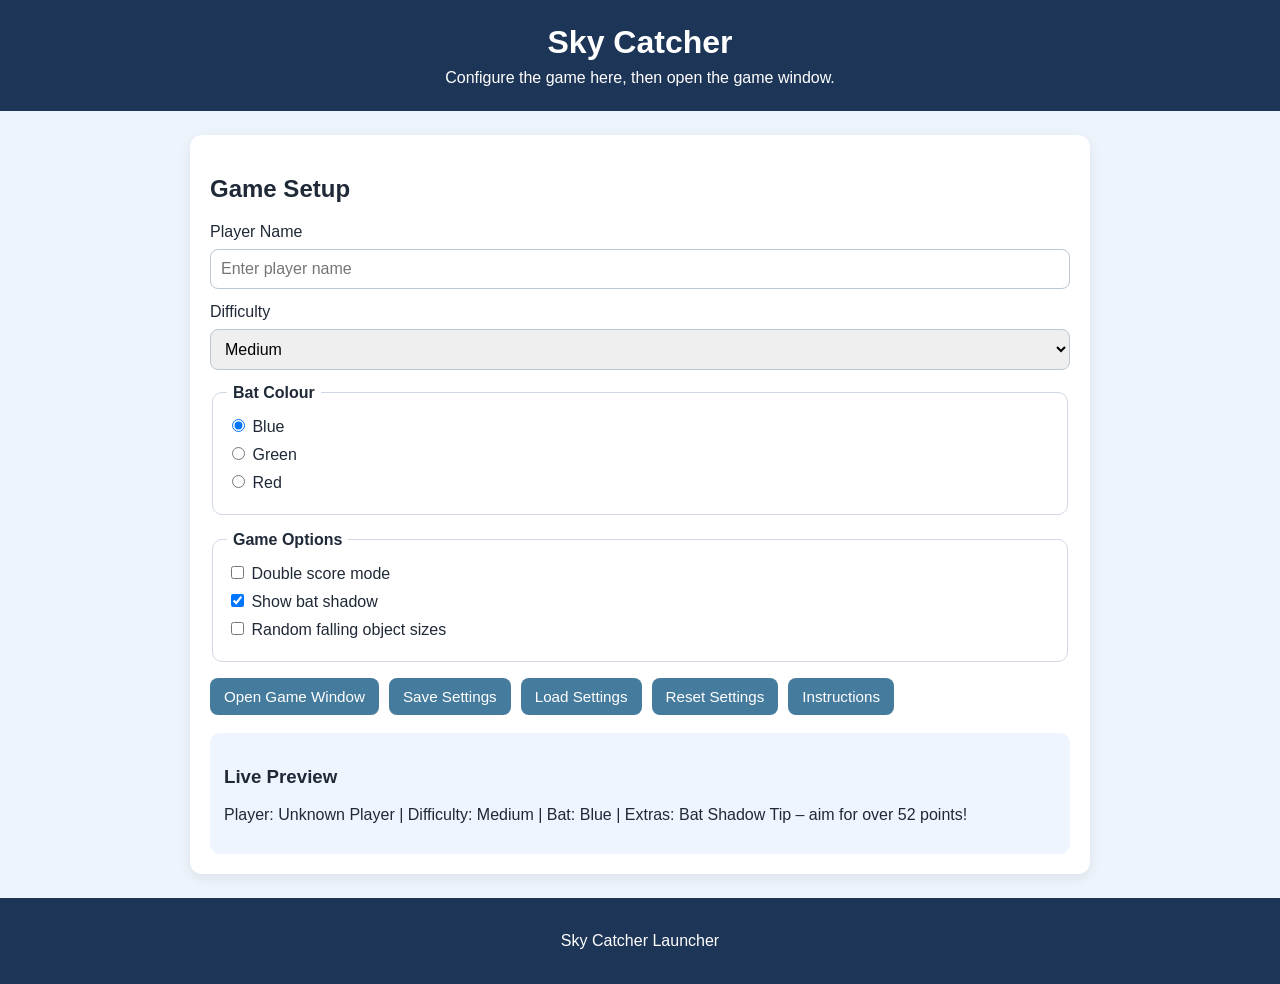
<file: index.html>
<!doctype html>
<html lang="en">
  <head>
    <meta charset="UTF-8" />
    <meta name="viewport" content="width=device-width, initial-scale=1.0" />
    <title>Sky Catcher Launcher</title>
    <link rel="stylesheet" href="styles.css" />
  </head>
  <body>
    <header class="page-header">
      <h1>Sky Catcher</h1>
      <p>Configure the game here, then open the game window.</p>
    </header>

    <main class="container">
      <section class="card">
        <h2>Game Setup</h2>

        <form id="setupForm">
          <div class="form-row">
            <label for="playerName">Player Name</label>
            <input
              type="text"
              id="playerName"
              name="playerName"
              maxlength="20"
              placeholder="Enter player name"
            />
          </div>

          <div class="form-row">
            <label for="difficulty">Difficulty</label>
            <select id="difficulty" name="difficulty">
              <option value="easy">Easy</option>
              <option value="medium" selected>Medium</option>
              <option value="hard">Hard</option>
            </select>
          </div>

          <fieldset>
            <legend>Bat Colour</legend>

            <label class="option-line">
              <input type="radio" name="batColour" value="blue" checked />
              Blue
            </label>

            <label class="option-line">
              <input type="radio" name="batColour" value="green" />
              Green
            </label>

            <label class="option-line">
              <input type="radio" name="batColour" value="red" />
              Red
            </label>
          </fieldset>

          <fieldset>
            <legend>Game Options</legend>

            <label class="option-line">
              <input type="checkbox" id="doubleScore" />
              Double score mode
            </label>

            <label class="option-line">
              <input type="checkbox" id="showShadow" checked />
              Show bat shadow
            </label>

            <label class="option-line">
              <input type="checkbox" id="randomSizes" />
              Random falling object sizes
            </label>
          </fieldset>

          <div class="button-row">
            <button type="button" id="openGameBtn">Open Game Window</button>
            <button type="button" id="saveSettingsBtn">Save Settings</button>
            <button type="button" id="loadSettingsBtn">Load Settings</button>
            <button type="button" id="resetSettingsBtn">Reset Settings</button>
            <button
              type="button"
              onclick="window.location.href = 'instructions.html'"
            >
              Instructions
            </button>
          </div>
        </form>

        <div class="preview-box">
          <h3>Live Preview</h3>
          <p id="previewText">No settings selected yet.</p>
        </div>
      </section>
    </main>

    <footer class="page-footer">
      <p>Sky Catcher Launcher</p>
    </footer>

    <script src="launcher.js"></script>
  </body>
</html>
</file>
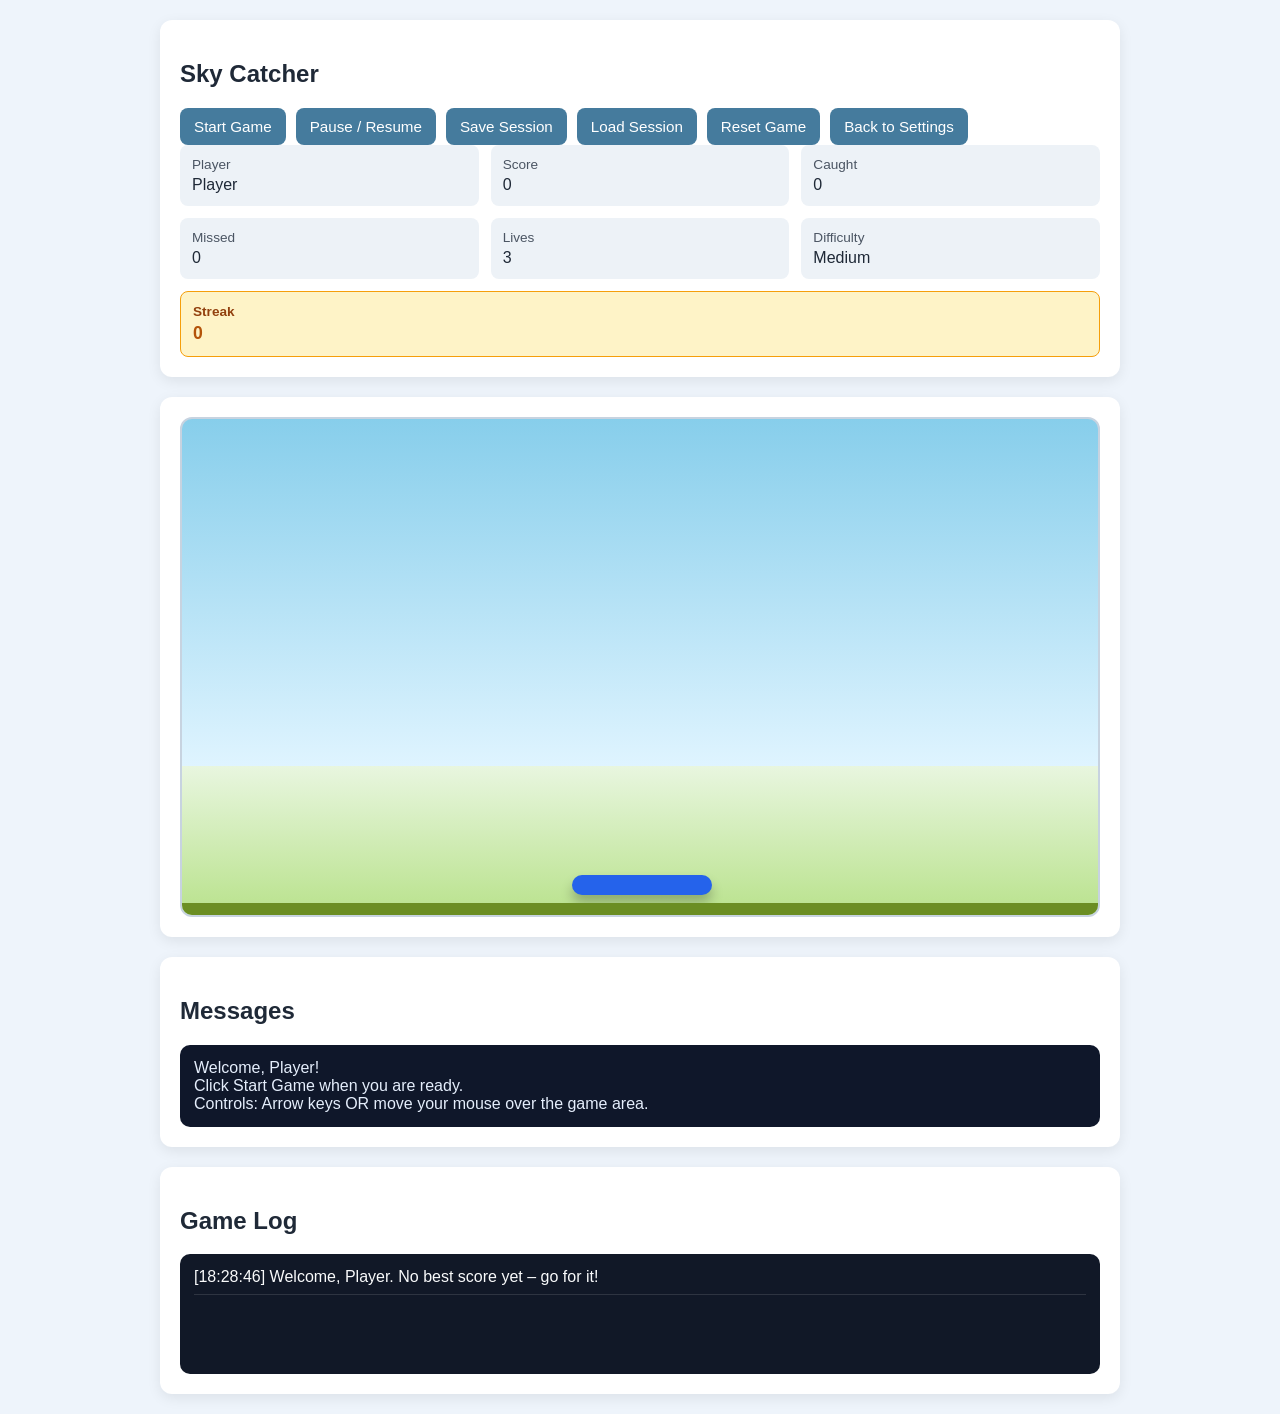
<file: game.html>
<!doctype html>
<html lang="en">
  <head>
    <meta charset="UTF-8" />
    <meta name="viewport" content="width=device-width, initial-scale=1.0" />
    <title>Sky Catcher Game</title>
    <link rel="stylesheet" href="styles.css" />
  </head>
  <body>
    <main class="game-window-wrap">
      <section class="card">
        <h1>Sky Catcher</h1>

        <div class="button-row">
          <button id="startBtn">Start Game</button>
          <button id="pauseBtn">Pause / Resume</button>
          <button id="saveBtn">Save Session</button>
          <button id="loadBtn">Load Session</button>
          <button id="resetBtn">Reset Game</button>
          <button id="backBtn">Back to Settings</button>
        </div>

        <div class="stats-grid game-stats-grid">
          <div class="stat-box">
            <span class="label">Player</span><span id="displayPlayer">-</span>
          </div>
          <div class="stat-box">
            <span class="label">Score</span><span id="displayScore">0</span>
          </div>
          <div class="stat-box">
            <span class="label">Caught</span><span id="displayCaught">0</span>
          </div>
          <div class="stat-box">
            <span class="label">Missed</span><span id="displayMissed">0</span>
          </div>
          <div class="stat-box">
            <span class="label">Lives</span><span id="displayLives">3</span>
          </div>
          <div class="stat-box">
            <span class="label">Difficulty</span
            ><span id="displayDifficulty">-</span>
          </div>

          <!--Change 3: Code added – streak stat box to display combo counter-->
          <div class="stat-box streak-box">
            <span class="label">Streak</span><span id="displayStreak">0</span>
          </div>
          <!--End Change 3-->
        </div>
      </section>

      <section class="card">
        <div id="gameArea">
          <div id="bat"></div>
          <div id="ground"></div>
        </div>
      </section>

      <section class="card">
        <h2>Messages</h2>
        <div id="messageArea" class="message-area">
          Click Start Game when ready.
        </div>
      </section>

      <section class="card">
        <h2>Game Log</h2>
        <div id="logArea" class="log-area"></div>
      </section>
    </main>

    <script src="game.js"></script>
  </body>
</html>
</file>
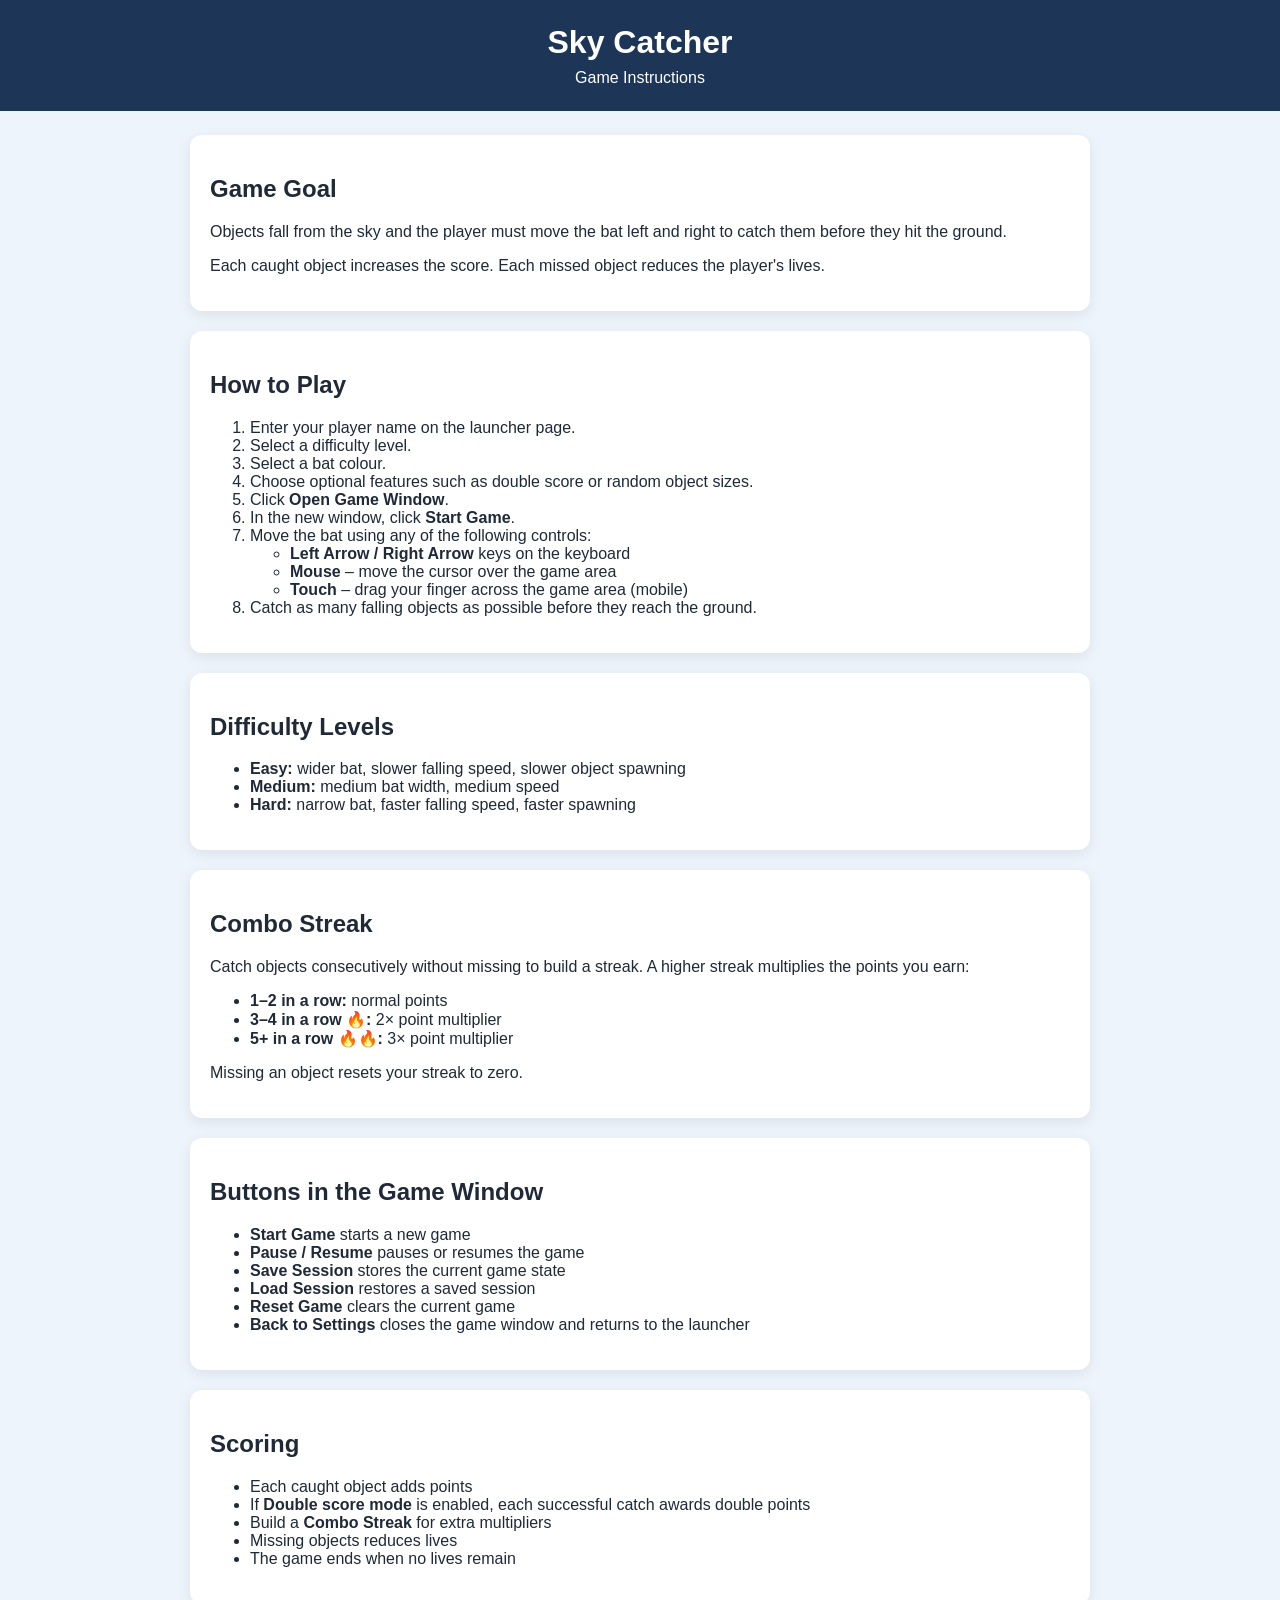
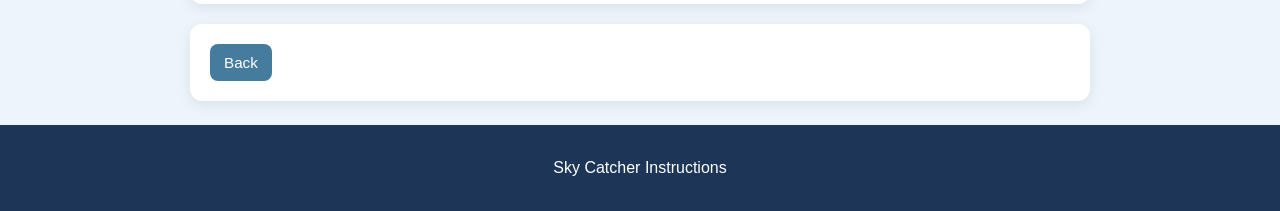
<file: instructions.html>
<!doctype html>
<html lang="en">
  <head>
    <meta charset="UTF-8" />
    <meta name="viewport" content="width=device-width, initial-scale=1.0" />
    <title>Sky Catcher Instructions</title>
    <link rel="stylesheet" href="styles.css" />
  </head>
  <body>
    <header class="page-header">
      <h1>Sky Catcher</h1>
      <p>Game Instructions</p>
    </header>

    <main class="container">
      <section class="card">
        <h2>Game Goal</h2>
        <p>
          Objects fall from the sky and the player must move the bat left and
          right to catch them before they hit the ground.
        </p>
        <p>
          Each caught object increases the score. Each missed object reduces the
          player's lives.
        </p>
      </section>

      <section class="card">
        <h2>How to Play</h2>
        <ol>
          <li>Enter your player name on the launcher page.</li>
          <li>Select a difficulty level.</li>
          <li>Select a bat colour.</li>
          <li>
            Choose optional features such as double score or random object
            sizes.
          </li>
          <li>Click <strong>Open Game Window</strong>.</li>
          <li>In the new window, click <strong>Start Game</strong>.</li>
          <li>
            <!--Change 2: Code added – updated controls description to include mouse and touch-->
            Move the bat using any of the following controls:
            <ul>
              <li><strong>Left Arrow / Right Arrow</strong> keys on the keyboard</li>
              <li><strong>Mouse</strong> – move the cursor over the game area</li>
              <li><strong>Touch</strong> – drag your finger across the game area (mobile)</li>
            </ul>
            <!--End Change 2-->
          </li>
          <li>
            Catch as many falling objects as possible before they reach the
            ground.
          </li>
        </ol>
      </section>

      <section class="card">
        <h2>Difficulty Levels</h2>
        <ul>
          <li>
            <strong>Easy:</strong> wider bat, slower falling speed, slower
            object spawning
          </li>
          <li><strong>Medium:</strong> medium bat width, medium speed</li>
          <li>
            <strong>Hard:</strong> narrow bat, faster falling speed, faster
            spawning
          </li>
        </ul>
      </section>

      <!--Change 3: Code added – new Combo Streak section in instructions-->
      <section class="card">
        <h2>Combo Streak</h2>
        <p>
          Catch objects consecutively without missing to build a streak.
          A higher streak multiplies the points you earn:
        </p>
        <ul>
          <li><strong>1–2 in a row:</strong> normal points</li>
          <li><strong>3–4 in a row 🔥:</strong> 2× point multiplier</li>
          <li><strong>5+ in a row 🔥🔥:</strong> 3× point multiplier</li>
        </ul>
        <p>Missing an object resets your streak to zero.</p>
      </section>
      <!--End Change 3-->

      <section class="card">
        <h2>Buttons in the Game Window</h2>
        <ul>
          <li><strong>Start Game</strong> starts a new game</li>
          <li><strong>Pause / Resume</strong> pauses or resumes the game</li>
          <li><strong>Save Session</strong> stores the current game state</li>
          <li><strong>Load Session</strong> restores a saved session</li>
          <li><strong>Reset Game</strong> clears the current game</li>
          <li>
            <strong>Back to Settings</strong> closes the game window and returns
            to the launcher
          </li>
        </ul>
      </section>

      <section class="card">
        <h2>Scoring</h2>
        <ul>
          <li>Each caught object adds points</li>
          <li>
            If <strong>Double score mode</strong> is enabled, each successful
            catch awards double points
          </li>
          <li>Build a <strong>Combo Streak</strong> for extra multipliers</li>
          <li>Missing objects reduces lives</li>
          <li>The game ends when no lives remain</li>
        </ul>
      </section>

      <section class="card">
        <div class="button-row">
          <button type="button" onclick="window.location.href = 'index.html'">
            Back
          </button>
        </div>
      </section>
    </main>

    <footer class="page-footer">
      <p>Sky Catcher Instructions</p>
    </footer>
  </body>
</html>
</file>
<file: styles.css>
* {
    box-sizing: border-box;
}

body {
    margin: 0;
    font-family: Arial, Helvetica, sans-serif;
    background-color: #eef4fb;
    color: #1f2937;
}

.page-header {
    text-align: center;
    background-color: #1d3557;
    color: white;
    padding: 24px 16px;
}

.page-header h1 {
    margin: 0 0 8px 0;
}

.page-header p {
    margin: 0;
}

.container {
    width: min(900px, 95%);
    margin: 24px auto;
}

.game-window-wrap {
    width: min(960px, 96%);
    margin: 20px auto;
}

.card {
    background-color: white;
    border-radius: 12px;
    padding: 20px;
    margin-bottom: 20px;
    box-shadow: 0 4px 14px rgba(0, 0, 0, 0.08);
}

.form-row {
    display: grid;
    gap: 8px;
    margin-bottom: 14px;
}

.form-row input,
.form-row select {
    padding: 10px;
    border: 1px solid #bcc7d3;
    border-radius: 8px;
    font-size: 1rem;
}

fieldset {
    border: 1px solid #cfd8e3;
    border-radius: 10px;
    margin-bottom: 16px;
    padding: 14px;
}

legend {
    font-weight: bold;
    padding: 0 6px;
}

.option-line {
    display: block;
    margin-bottom: 8px;
}

.button-row {
    display: flex;
    flex-wrap: wrap;
    gap: 10px;
}

button {
    padding: 10px 14px;
    border: none;
    border-radius: 8px;
    background-color: #457b9d;
    color: white;
    cursor: pointer;
    font-size: 0.95rem;
}

button:hover {
    background-color: #355f79;
}

.preview-box {
    margin-top: 18px;
    background-color: #eef5ff;
    border-radius: 10px;
    padding: 14px;
}

.stats-grid {
    display: grid;
    gap: 12px;
}

.game-stats-grid {
    grid-template-columns: repeat(3, 1fr);
}

.stat-box {
    background-color: #edf2f7;
    border-radius: 8px;
    padding: 12px;
}

.label {
    display: block;
    font-size: 0.85rem;
    color: #4b5563;
    margin-bottom: 4px;
}

#gameArea {
    position: relative;
    width: 100%;
    height: 500px;
    border: 2px solid #c7d3e0;
    border-radius: 12px;
    overflow: hidden;
    background: linear-gradient(to bottom, #87ceeb 0%, #dff4ff 70%, #e8f6df 70%, #b9e28c 100%);
}

/* Change 2: Code added – crosshair cursor so players know the game area responds
   to mouse movement for bat control                                              */
#gameArea {
    cursor: crosshair;
}
/* End Change 2 */

#bat {
    position: absolute;
    bottom: 20px;
    left: 380px;
    width: 140px;
    height: 20px;
    background-color: #2563eb;
    border-radius: 10px;
    transition: background-color 0.15s;
}

#bat.shadow {
    box-shadow: 0 8px 12px rgba(0, 0, 0, 0.25);
}

/* Change 3: Code added – brief white flash animation when an object is caught,
   giving clear visual confirmation of a successful catch                        */
@keyframes caughtFlash {
    0%   { filter: brightness(1);   }
    40%  { filter: brightness(2.5); }
    100% { filter: brightness(1);   }
}

#bat.caught-flash {
    animation: caughtFlash 0.2s ease-out forwards;
}
/* End Change 3 */

.falling-object {
    position: absolute;
    top: 0;
    border-radius: 50%;
    background-color: orange;
    border: 2px solid rgba(0, 0, 0, 0.15);
}

#ground {
    position: absolute;
    left: 0;
    right: 0;
    bottom: 0;
    height: 12px;
    background-color: #6b8e23;
}

.message-area {
    min-height: 70px;
    background: #0f172a;
    color: #e5eefc;
    border-radius: 10px;
    padding: 14px;
    white-space: pre-line;
}

.log-area {
    min-height: 120px;
    max-height: 220px;
    overflow-y: auto;
    background: #111827;
    color: #f9fafb;
    border-radius: 10px;
    padding: 14px;
    white-space: pre-line;
}

.log-entry {
    border-bottom: 1px solid rgba(255, 255, 255, 0.12);
    padding-bottom: 8px;
    margin-bottom: 8px;
}

/* Change 3: Code added – streak stat box highlighted in amber to draw attention
   and reinforce the combo theme                                                  */
.streak-box {
    background-color: #fef3c7;
    border: 1px solid #f59e0b;
    grid-column: 1 / -1;   /* spans the full width of the stats row */
}

.streak-box .label {
    color: #92400e;
    font-weight: bold;
}

.streak-box #displayStreak {
    font-size: 1.1rem;
    font-weight: bold;
    color: #b45309;
}
/* End Change 3 */

.page-footer {
    text-align: center;
    padding: 18px;
    background-color: #1d3557;
    color: white;
    margin-top: 24px;
}
</file>
